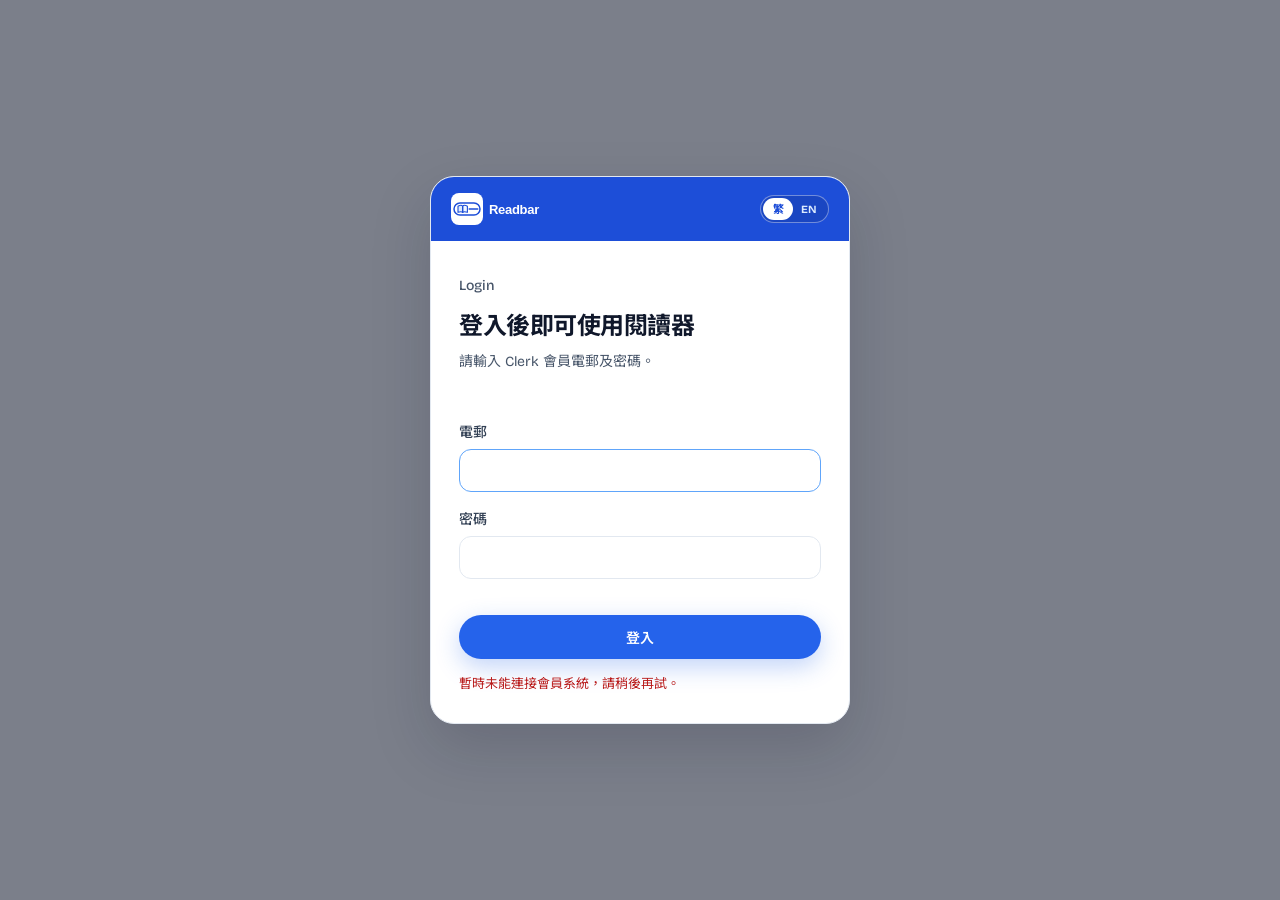
<file: reader-free-version.html>
<!DOCTYPE html>
<html lang="zh-Hant">
<head>
  <meta charset="UTF-8">
  <meta name="viewport" content="width=device-width, initial-scale=1.0">
  <meta http-equiv="refresh" content="0; url=reader.html">
  <link rel="canonical" href="reader.html">
  <title>Redirecting…</title>
  <script>
    location.replace("reader.html" + location.search + location.hash);
  </script>
</head>
<body>
  <p><a href="reader.html">Continue to the Readbar reader</a></p>
</body>
</html>
</file>
